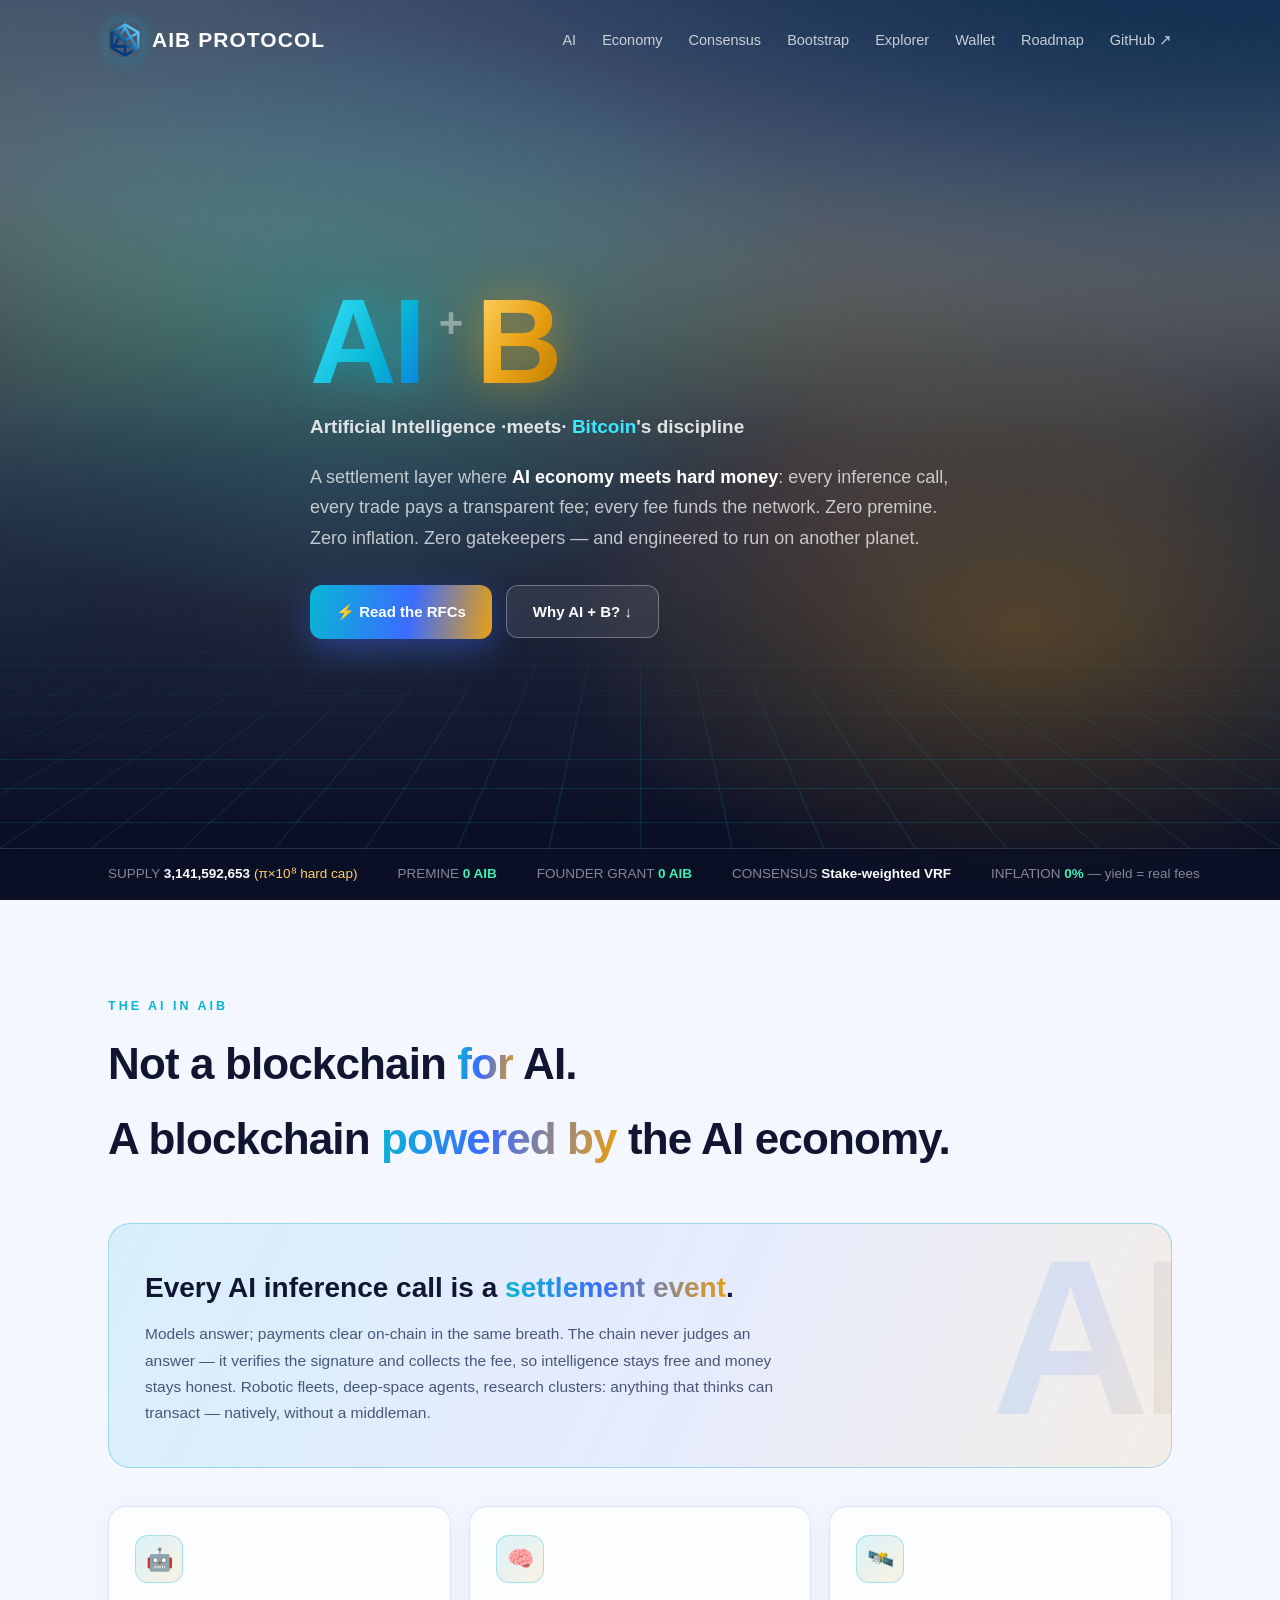
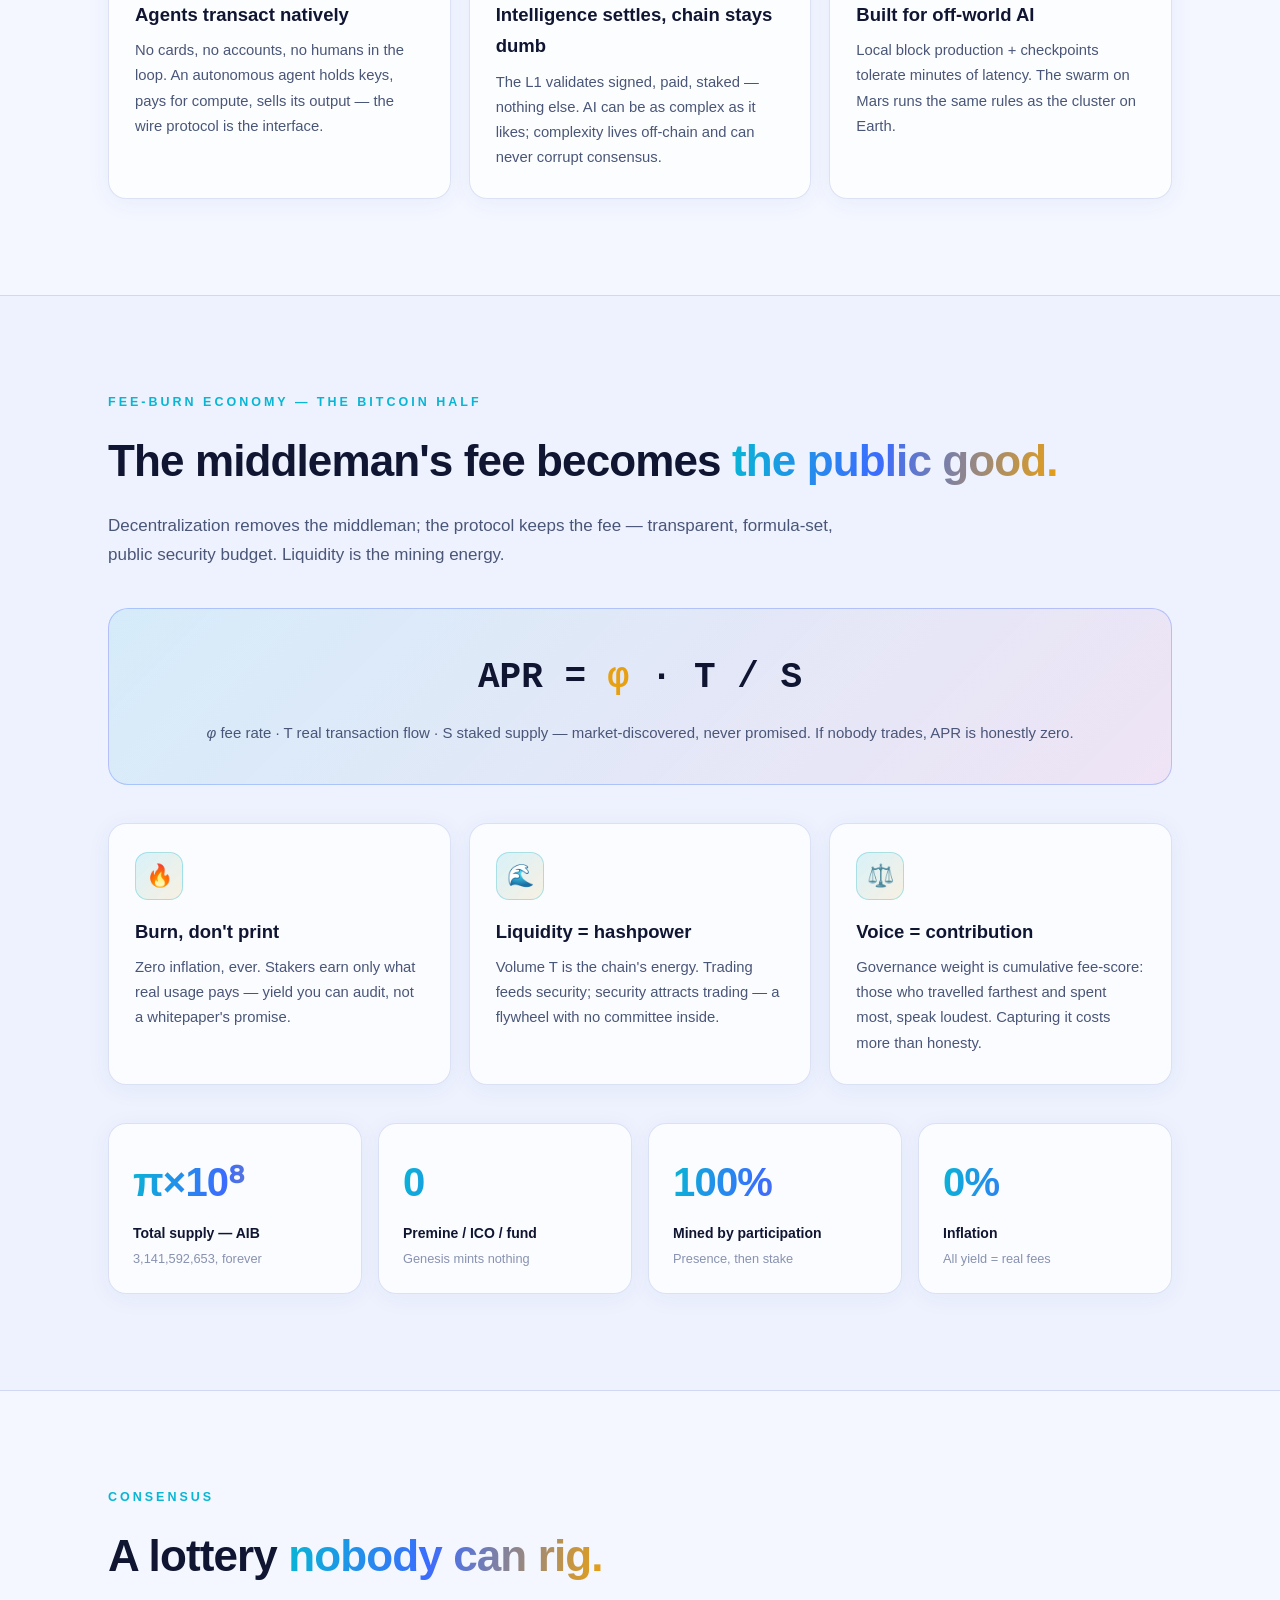
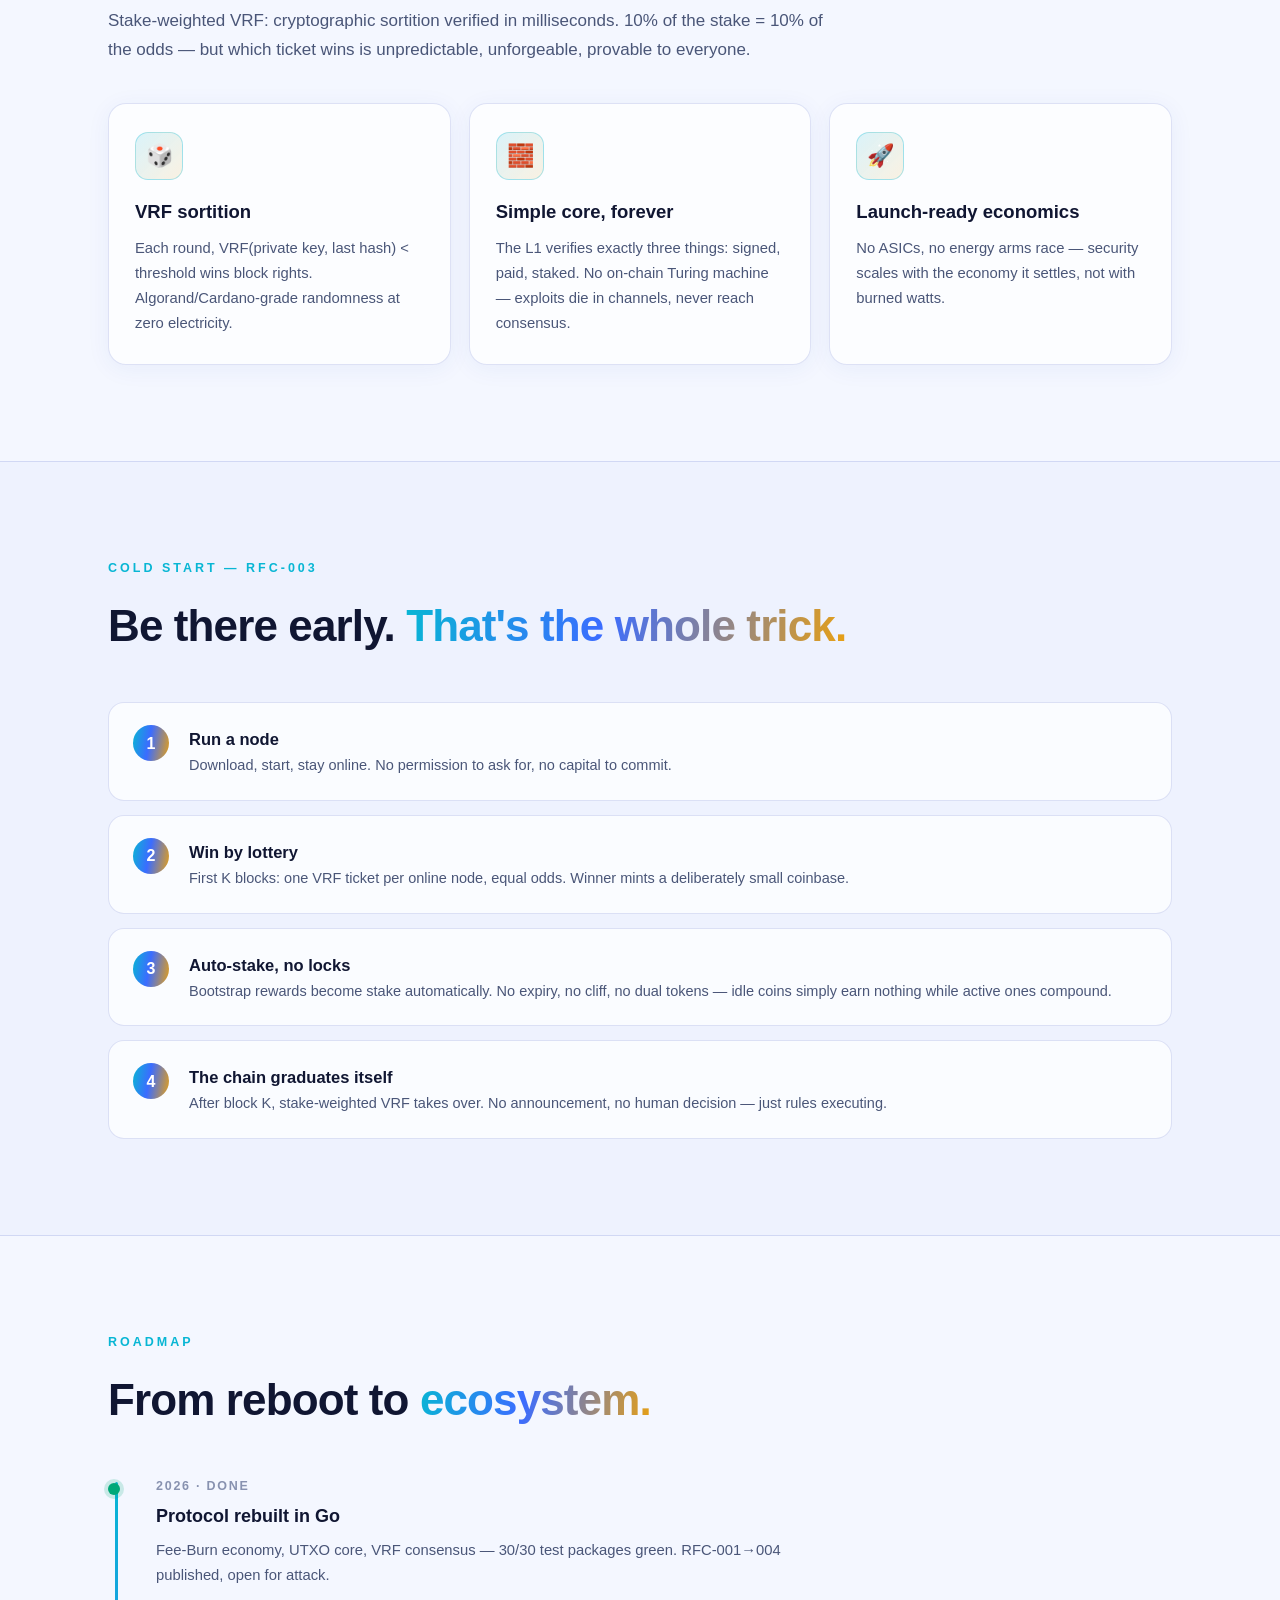
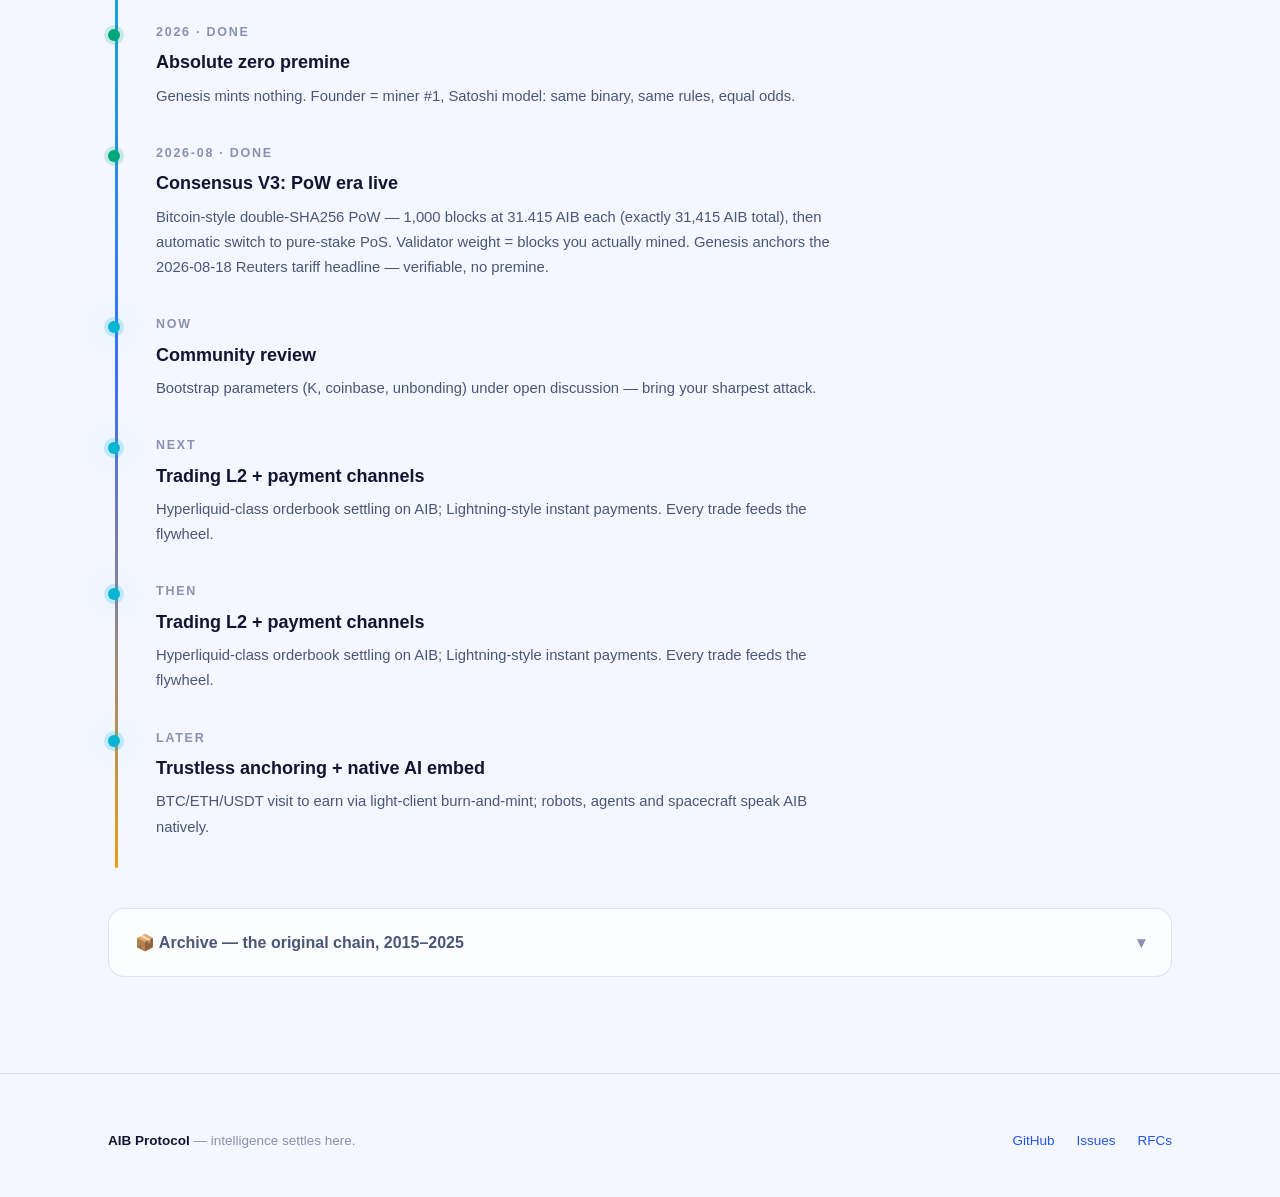
<file: index.html>
<!DOCTYPE HTML>
<html lang="en">
<head>
<title>AIB — AI-Built Settlement Layer</title>
<meta charset="utf-8">
<meta name="viewport" content="width=device-width, initial-scale=1">
<meta name="description" content="AIB = AI + Bitcoin. A bright, fast settlement layer for the flow of value. Zero premine, stake-weighted VRF, fee-burn economics.">
<link rel="icon" type="image/png" href="images/AIB_logo.png">
<link rel="shortcut icon" href="images/logo.ico">
<style>
:root{
  --bg:#f4f7ff;--bg2:#eef2fe;--card:rgba(255,255,255,.72);--line:rgba(30,60,180,.14);
  --ink:#101632;--sub:#4a5678;--dim:#8892b0;
  --ai:#08b6d4;--bt:#e8a013;--gold:#e8930c;--ok:#00a878;
  --grad:linear-gradient(100deg,#08b6d4,#3b6cff 45%,#e8a013);
  --glowA:0 0 34px rgba(8,182,212,.45);--glowB:0 0 34px rgba(232,160,19,.45);
}
*{box-sizing:border-box;margin:0;padding:0}
html{scroll-behavior:smooth}
body{font-family:'Inter',-apple-system,'Segoe UI','Noto Sans SC',sans-serif;background:var(--bg);color:var(--ink);line-height:1.7;overflow-x:hidden}
a{color:#2456e0;text-decoration:none}
.wrap{max-width:1120px;margin:0 auto;padding:0 28px}
.kicker{font-size:12.5px;letter-spacing:.24em;text-transform:uppercase;color:var(--ai);font-weight:800}
h2.sec{font-size:clamp(28px,4vw,44px);font-weight:850;letter-spacing:-.02em;margin:10px 0 14px;color:var(--ink)}
h2.sec em{font-style:normal;background:var(--grad);-webkit-background-clip:text;background-clip:text;color:transparent}
.lead{color:var(--sub);font-size:17px;max-width:740px}

/* ==== HERO ==== */
header.hero{position:relative;min-height:100vh;display:flex;align-items:center;overflow:hidden;background:#0b1026}
.hero-video{position:absolute;inset:0;width:100%;height:100%;object-fit:cover;opacity:.5}
.hero-veil{position:absolute;inset:0;background:
  radial-gradient(ellipse 70% 55% at 25% 35%,rgba(8,182,212,.30),transparent 60%),
  radial-gradient(ellipse 60% 50% at 80% 70%,rgba(232,160,19,.26),transparent 60%),
  linear-gradient(180deg,rgba(11,16,38,.35),rgba(11,16,38,.15) 45%,#0b1026 92%)}
/* grid horizon */
.hero-grid{position:absolute;left:-20%;right:-20%;bottom:-6%;height:52%;
  background-image:linear-gradient(rgba(8,182,212,.35) 1px,transparent 1px),linear-gradient(90deg,rgba(8,182,212,.3) 1px,transparent 1px);
  background-size:64px 44px;transform:perspective(560px) rotateX(62deg);opacity:.5;
  -webkit-mask-image:linear-gradient(180deg,transparent,#000 55%);mask-image:linear-gradient(180deg,transparent,#000 55%)}
.hero-in{position:relative;z-index:2;padding:130px 0 110px}
nav{position:absolute;top:0;left:0;right:0;z-index:10;padding:22px 0}
nav .wrap{display:flex;align-items:center;gap:34px}
.brand{font-weight:900;font-size:21px;letter-spacing:.05em;color:#fff;display:flex;align-items:center;gap:10px}
.brand .logo-img{width:34px;height:34px;border-radius:9px;box-shadow:0 0 18px rgba(8,182,212,.45)}
.brand .ai{color:#3ee7ff;text-shadow:var(--glowA)}
.brand .b{color:#ff7bb0;text-shadow:var(--glowB)}
nav .links{margin-left:auto;display:flex;gap:26px;font-size:14.5px}
nav .links a{color:rgba(255,255,255,.75)} nav .links a:hover{color:#fff}
@media(max-width:760px){nav .links{display:none}}
/* big AI+B logo */
.fusion{display:flex;align-items:baseline;gap:2px;font-weight:900;font-size:clamp(64px,11vw,120px);line-height:1;letter-spacing:-.03em;margin-bottom:10px}
.fusion .ai{background:linear-gradient(120deg,#3ee7ff,#08b6d4 60%,#0d7ce0);-webkit-background-clip:text;background-clip:text;color:transparent;filter:drop-shadow(0 0 22px rgba(8,182,212,.55))}
.fusion .plus{font-size:.35em;color:rgba(255,255,255,.4);font-weight:600;margin:0 14px;transform:translateY(-1.1em);display:inline-block}
.fusion .b{background:linear-gradient(120deg,#ffd76a,#e8a013 55%,#b97a00);-webkit-background-clip:text;background-clip:text;color:transparent;filter:drop-shadow(0 0 22px rgba(232,160,19,.55))}
.hero .sub-name{color:rgba(255,255,255,.85);font-size:clamp(15px,2vw,19px);font-weight:600;margin-bottom:18px}
.hero .sub-name b{color:#3ee7ff}
.hero p.tag{color:rgba(255,255,255,.72);font-size:clamp(15px,2vw,18px);max-width:660px}
.hero p.tag b{color:#fff}
.cta{display:flex;gap:14px;margin-top:32px;flex-wrap:wrap}
.btn{display:inline-flex;align-items:center;gap:8px;padding:13px 26px;border-radius:12px;font-weight:700;font-size:15px;transition:.2s}
.btn.pri{background:linear-gradient(100deg,#08b6d4,#3b6cff 55%,#e8a013);color:#fff;box-shadow:0 10px 34px rgba(59,108,255,.4)}
.btn.pri:hover{transform:translateY(-2px);box-shadow:0 14px 44px rgba(59,108,255,.55)}
.btn.gho{border:1px solid rgba(255,255,255,.3);color:#fff;background:rgba(255,255,255,.08);backdrop-filter:blur(10px)}
.btn.gho:hover{border-color:#3ee7ff;color:#3ee7ff}
.ticker{position:absolute;bottom:0;left:0;right:0;z-index:3;border-top:1px solid rgba(255,255,255,.14);background:rgba(11,16,38,.72);backdrop-filter:blur(12px)}
.ticker .wrap{display:flex;gap:40px;padding:14px 28px;font-size:13.5px;overflow-x:auto;white-space:nowrap}
.ticker span{color:rgba(255,255,255,.5)} .ticker b{color:#fff;font-weight:700}
.ticker .g{color:#3ef0b1}.ticker .z{color:#ffd166}

/* ==== body sections (bright) ==== */
section.blk{padding:96px 0;position:relative}
section.blk.alt{background:var(--bg2);border-top:1px solid var(--line);border-bottom:1px solid var(--line)}
.grid3{display:grid;grid-template-columns:repeat(auto-fit,minmax(280px,1fr));gap:18px;margin-top:38px}
.card{background:var(--card);border:1px solid var(--line);border-radius:18px;padding:28px 26px;backdrop-filter:blur(8px);transition:.25s;box-shadow:0 4px 24px rgba(30,60,180,.06)}
.card:hover{transform:translateY(-4px);box-shadow:0 14px 40px rgba(30,60,180,.14);border-color:rgba(8,182,212,.4)}
.card .ic{width:48px;height:48px;border-radius:13px;display:flex;align-items:center;justify-content:center;font-size:22px;margin-bottom:16px;background:linear-gradient(135deg,rgba(8,182,212,.14),rgba(232,160,19,.12));border:1px solid rgba(8,182,212,.3)}
.card h3{font-size:18.5px;font-weight:750;margin-bottom:8px}
.card p{color:var(--sub);font-size:14.8px}

/* AI strip — the AI highlight band */
.ai-band{margin-top:46px;border-radius:22px;padding:40px 36px;position:relative;overflow:hidden;
  background:linear-gradient(115deg,rgba(8,182,212,.12),rgba(59,108,255,.08) 50%,rgba(232,160,19,.10));
  border:1px solid rgba(8,182,212,.35)}
.ai-band::after{content:"AI";position:absolute;right:-18px;bottom:-58px;font-size:220px;font-weight:900;letter-spacing:-.05em;
  background:var(--grad);-webkit-background-clip:text;background-clip:text;color:transparent;opacity:.12;pointer-events:none}
.ai-band h3{font-size:clamp(20px,3vw,28px);font-weight:800;margin-bottom:10px}
.ai-band h3 em{font-style:normal;background:var(--grad);-webkit-background-clip:text;background-clip:text;color:transparent}
.ai-band p{color:var(--sub);max-width:640px;font-size:15.5px}

/* numbers */
.nums{display:grid;grid-template-columns:repeat(auto-fit,minmax(215px,1fr));gap:16px;margin-top:38px}
.num{background:var(--card);border:1px solid var(--line);border-radius:18px;padding:24px;box-shadow:0 4px 24px rgba(30,60,180,.05)}
.num .v{font-size:clamp(28px,3.6vw,40px);font-weight:900;letter-spacing:-.02em;background:var(--grad);-webkit-background-clip:text;background-clip:text;color:transparent}
.num .k{color:var(--ink);font-weight:650;font-size:14px;margin-top:6px}
.num .d{color:var(--dim);font-size:12.8px;margin-top:2px}

/* formula */
.formula{margin-top:38px;background:linear-gradient(135deg,rgba(8,182,212,.10),rgba(244,63,142,.08));border:1px solid rgba(59,108,255,.3);border-radius:20px;padding:38px 34px;text-align:center}
.formula .f{font-family:'SF Mono',ui-monospace,Menlo,monospace;font-size:clamp(22px,4vw,36px);font-weight:800;color:var(--ink)}
.formula .f i{color:var(--bt);font-style:normal}
.formula p{color:var(--sub);margin-top:12px;font-size:15px}

/* steps */
.steps{margin-top:38px;display:grid;gap:14px}
.step{display:flex;gap:20px;background:var(--card);border:1px solid var(--line);border-radius:16px;padding:22px 24px;align-items:flex-start}
.step .n{flex:none;width:36px;height:36px;border-radius:50%;background:var(--grad);color:#fff;font-weight:850;display:flex;align-items:center;justify-content:center}
.step h3{font-size:16.5px;font-weight:750}
.step p{color:var(--sub);font-size:14.5px}

/* roadmap */
.rm{margin-top:38px;position:relative;padding-left:26px}
.rm::before{content:"";position:absolute;left:7px;top:6px;bottom:6px;width:3px;border-radius:3px;background:linear-gradient(180deg,var(--ai),#3b6cff,var(--bt))}
.rm .it{position:relative;padding:0 0 34px 22px}
.rm .it::before{content:"";position:absolute;left:-26px;top:7px;width:12px;height:12px;border-radius:50%;background:var(--ai);box-shadow:0 0 0 4px rgba(8,182,212,.2),var(--glowA)}
.rm .it.done::before{background:var(--ok);box-shadow:0 0 0 4px rgba(0,168,120,.18)}
.rm .it .when{font-size:12.5px;letter-spacing:.14em;text-transform:uppercase;color:var(--dim);font-weight:800}
.rm .it h3{font-size:18px;font-weight:750;margin:4px 0 6px}
.rm .it p{color:var(--sub);font-size:14.8px;max-width:680px}

/* archive */
details.arch{margin-top:34px;border:1px solid var(--line);border-radius:16px;background:var(--card);overflow:hidden}
details.arch summary{cursor:pointer;padding:20px 26px;font-weight:700;color:var(--sub);list-style:none}
details.arch summary::-webkit-details-marker{display:none}
details.arch summary::after{content:"▾";float:right;color:var(--dim)}
details.arch[open] summary::after{content:"▴"}
details.arch .bd{padding:6px 26px 24px;color:var(--sub);font-size:14.5px}
details.arch .yr{display:grid;grid-template-columns:92px 1fr;gap:8px 18px}
details.arch .yr b{color:var(--ink);font-weight:650;font-size:14px}
details.arch .yr span{font-size:14px;color:var(--dim)}

footer{padding:56px 0 44px;border-top:1px solid var(--line)}
footer .wrap{display:flex;flex-wrap:wrap;gap:26px;align-items:center;color:var(--dim);font-size:13.5px}
footer .fl{margin-left:auto;display:flex;gap:22px}
</style>
</head>
<body>

<!-- ================= HERO ================= -->
<header class="hero" id="top">
  <!--
    HERO VIDEO — single swap point: replace src when the real AIB film is found.
    Placeholder: images/What is Bitcoin.mp4 (loop, muted, autoplay).
  -->
  <video class="hero-video" loop muted autoplay playsinline poster="images/banner.jpg">
    <source src="images/What is Bitcoin.mp4" type="video/mp4">
  </video>
  <div class="hero-veil"></div>
  <div class="hero-grid"></div>
  <nav>
    <div class="wrap">
      <a class="brand" href="#top"><img src="images/AIB_logo.png" alt="AIB logo" class="logo-img">AIB PROTOCOL</a>
      <div class="links">
        <a href="#ai">AI</a>
        <a href="#economy">Economy</a>
        <a href="#consensus">Consensus</a>
        <a href="#bootstrap">Bootstrap</a>
        <a href="explorer.html">Explorer</a>
        <a href="wallet.html">Wallet</a>
        <a href="#roadmap">Roadmap</a>
        <a href="https://github.com/aib-protocol/aib" target="_blank">GitHub ↗</a>
      </div>
    </div>
  </nav>
  <div class="wrap hero-in">
    <div class="fusion"><span class="ai">AI</span><span class="plus">+</span><span class="b">B</span></div>
    <div class="sub-name">Artificial Intelligence&nbsp;·meets·&nbsp;<b>Bitcoin</b>'s discipline</div>
    <p class="tag">A settlement layer where <b>AI economy meets hard money</b>: every inference call, every trade pays a transparent fee; every fee funds the network. Zero premine. Zero inflation. Zero gatekeepers — and engineered to run on another planet.</p>
    <div class="cta">
      <a class="btn pri" href="https://github.com/aib-protocol/aib" target="_blank">⚡ Read the RFCs</a>
      <a class="btn gho" href="#ai">Why AI + B? ↓</a>
    </div>
  </div>
  <div class="ticker">
    <div class="wrap">
      <span>SUPPLY <b>3,141,592,653</b> <span class="z">(π×10⁸ hard cap)</span></span>
      <span>PREMINE <b class="g">0 AIB</b></span>
      <span>FOUNDER GRANT <b class="g">0 AIB</b></span>
      <span>CONSENSUS <b>Stake-weighted VRF</b></span>
      <span>INFLATION <b class="g">0%</b> — yield = real fees only</span>
    </div>
  </div>
</header>

<!-- ================= AI BAND ================= -->
<section class="blk" id="ai">
  <div class="wrap">
    <div class="kicker">The AI in AIB</div>
    <h2 class="sec">Not a blockchain <em>for</em> AI.<br>A blockchain <em>powered by</em> the AI economy.</h2>
    <div class="ai-band">
      <h3>Every AI inference call is a <em>settlement event</em>.</h3>
      <p>Models answer; payments clear on-chain in the same breath. The chain never judges an answer — it verifies the signature and collects the fee, so intelligence stays free and money stays honest. Robotic fleets, deep-space agents, research clusters: anything that thinks can transact — natively, without a middleman.</p>
    </div>
    <div class="grid3">
      <div class="card"><div class="ic">🤖</div><h3>Agents transact natively</h3><p>No cards, no accounts, no humans in the loop. An autonomous agent holds keys, pays for compute, sells its output — the wire protocol is the interface.</p></div>
      <div class="card"><div class="ic">🧠</div><h3>Intelligence settles, chain stays dumb</h3><p>The L1 validates signed, paid, staked — nothing else. AI can be as complex as it likes; complexity lives off-chain and can never corrupt consensus.</p></div>
      <div class="card"><div class="ic">🛰️</div><h3>Built for off-world AI</h3><p>Local block production + checkpoints tolerate minutes of latency. The swarm on Mars runs the same rules as the cluster on Earth.</p></div>
    </div>
  </div>
</section>

<!-- ================= ECONOMY ================= -->
<section class="blk alt" id="economy">
  <div class="wrap">
    <div class="kicker">Fee-Burn Economy — the Bitcoin half</div>
    <h2 class="sec">The middleman's fee becomes <em>the public good.</em></h2>
    <p class="lead">Decentralization removes the middleman; the protocol keeps the fee — transparent, formula-set, public security budget. Liquidity is the mining energy.</p>
    <div class="formula">
      <div class="f">APR = <i>φ</i> · T / S</div>
      <p><i>φ</i> fee rate · T real transaction flow · S staked supply — market-discovered, never promised. If nobody trades, APR is honestly zero.</p>
    </div>
    <div class="grid3">
      <div class="card"><div class="ic">🔥</div><h3>Burn, don't print</h3><p>Zero inflation, ever. Stakers earn only what real usage pays — yield you can audit, not a whitepaper's promise.</p></div>
      <div class="card"><div class="ic">🌊</div><h3>Liquidity = hashpower</h3><p>Volume T is the chain's energy. Trading feeds security; security attracts trading — a flywheel with no committee inside.</p></div>
      <div class="card"><div class="ic">⚖️</div><h3>Voice = contribution</h3><p>Governance weight is cumulative fee-score: those who travelled farthest and spent most, speak loudest. Capturing it costs more than honesty.</p></div>
    </div>
    <div class="nums">
      <div class="num"><div class="v">π×10⁸</div><div class="k">Total supply — AIB</div><div class="d">3,141,592,653, forever</div></div>
      <div class="num"><div class="v">0</div><div class="k">Premine / ICO / fund</div><div class="d">Genesis mints nothing</div></div>
      <div class="num"><div class="v">100%</div><div class="k">Mined by participation</div><div class="d">Presence, then stake</div></div>
      <div class="num"><div class="v">0%</div><div class="k">Inflation</div><div class="d">All yield = real fees</div></div>
    </div>
  </div>
</section>

<!-- ================= CONSENSUS ================= -->
<section class="blk" id="consensus">
  <div class="wrap">
    <div class="kicker">Consensus</div>
    <h2 class="sec">A lottery <em>nobody can rig.</em></h2>
    <p class="lead">Stake-weighted VRF: cryptographic sortition verified in milliseconds. 10% of the stake = 10% of the odds — but which ticket wins is unpredictable, unforgeable, provable to everyone.</p>
    <div class="grid3">
      <div class="card"><div class="ic">🎲</div><h3>VRF sortition</h3><p>Each round, VRF(private key, last hash) &lt; threshold wins block rights. Algorand/Cardano-grade randomness at zero electricity.</p></div>
      <div class="card"><div class="ic">🧱</div><h3>Simple core, forever</h3><p>The L1 verifies exactly three things: signed, paid, staked. No on-chain Turing machine — exploits die in channels, never reach consensus.</p></div>
      <div class="card"><div class="ic">🚀</div><h3>Launch-ready economics</h3><p>No ASICs, no energy arms race — security scales with the economy it settles, not with burned watts.</p></div>
    </div>
  </div>
</section>

<!-- ================= BOOTSTRAP ================= -->
<section class="blk alt" id="bootstrap">
  <div class="wrap">
    <div class="kicker">Cold start — RFC-003</div>
    <h2 class="sec">Be there early. <em>That's the whole trick.</em></h2>
    <div class="steps">
      <div class="step"><div class="n">1</div><div><h3>Run a node</h3><p>Download, start, stay online. No permission to ask for, no capital to commit.</p></div></div>
      <div class="step"><div class="n">2</div><div><h3>Win by lottery</h3><p>First K blocks: one VRF ticket per online node, equal odds. Winner mints a deliberately small coinbase.</p></div></div>
      <div class="step"><div class="n">3</div><div><h3>Auto-stake, no locks</h3><p>Bootstrap rewards become stake automatically. No expiry, no cliff, no dual tokens — idle coins simply earn nothing while active ones compound.</p></div></div>
      <div class="step"><div class="n">4</div><div><h3>The chain graduates itself</h3><p>After block K, stake-weighted VRF takes over. No announcement, no human decision — just rules executing.</p></div></div>
    </div>
  </div>
</section>

<!-- ================= ROADMAP + ARCHIVE ================= -->
<section class="blk" id="roadmap">
  <div class="wrap">
    <div class="kicker">Roadmap</div>
    <h2 class="sec">From reboot to <em>ecosystem.</em></h2>
    <div class="rm">
      <div class="it done"><div class="when">2026 · Done</div><h3>Protocol rebuilt in Go</h3><p>Fee-Burn economy, UTXO core, VRF consensus — 30/30 test packages green. RFC-001→004 published, open for attack.</p></div>
      <div class="it done"><div class="when">2026 · Done</div><h3>Absolute zero premine</h3><p>Genesis mints nothing. Founder = miner #1, Satoshi model: same binary, same rules, equal odds.</p></div>
      <div class="it done"><div class="when">2026-08 · Done</div><h3>Consensus V3: PoW era live</h3><p>Bitcoin-style double-SHA256 PoW — 1,000 blocks at 31.415 AIB each (exactly 31,415 AIB total), then automatic switch to pure-stake PoS. Validator weight = blocks you actually mined. Genesis anchors the 2026-08-18 Reuters tariff headline — verifiable, no premine.</p></div>
      <div class="it"><div class="when">Now</div><h3>Community review</h3><p>Bootstrap parameters (K, coinbase, unbonding) under open discussion — bring your sharpest attack.</p></div>
      <div class="it"><div class="when">Next</div><h3>Trading L2 + payment channels</h3><p>Hyperliquid-class orderbook settling on AIB; Lightning-style instant payments. Every trade feeds the flywheel.</p></div>
      <div class="it"><div class="when">Then</div><h3>Trading L2 + payment channels</h3><p>Hyperliquid-class orderbook settling on AIB; Lightning-style instant payments. Every trade feeds the flywheel.</p></div>
      <div class="it"><div class="when">Later</div><h3>Trustless anchoring + native AI embed</h3><p>BTC/ETH/USDT visit to earn via light-client burn-and-mint; robots, agents and spacecraft speak AIB natively.</p></div>
    </div>
    <details class="arch">
      <summary>📦 Archive — the original chain, 2015–2025</summary>
      <div class="bd">
        <p style="margin-bottom:12px">The first AIB (2015) was a Bitcoin-fork with scrypt + AuxPoW merge mining; its exchanges and services are long gone. The current protocol shares the name and the decentralization spirit — nothing else.</p>
        <div class="yr">
          <b>2015 Apr</b><span>Chain launch (scrypt PoW Bitcoin fork)</span>
          <b>2016 Mar</b><span>YoBit listing (abandoned 2018)</span>
          <b>2017 Dec</b><span>Bitcoin Core 13 / protocol 70015 upgrade; @Zpool.ca merge-mining support</span>
          <b>2018 Jan</b><span>TradeSatoshi listing</span>
          <b>2018 Mar</b><span>SegWit experiments</span>
          <b>2018 Nov</b><span>AIB.Cash</span>
          <b>2019 Jan</b><span>STEX listing</span>
          <b>2020 Jan</b><span>TxBit listing — chain went dormant afterwards</span>
        </div>
      </div>
    </details>
  </div>
</section>

<!-- ================= FOOTER ================= -->
<footer>
  <div class="wrap">
    <span><b style="color:var(--ink)">AIB Protocol</b> — intelligence settles here.</span>
    <div class="fl">
      <a href="https://github.com/aib-protocol/aib" target="_blank">GitHub</a>
      <a href="https://github.com/aib-protocol/aib/issues" target="_blank">Issues</a>
      <a href="https://github.com/aib-protocol/aib/tree/main/docs/rfc" target="_blank">RFCs</a>
    </div>
  </div>
</footer>

</body>
</html>
</file>
